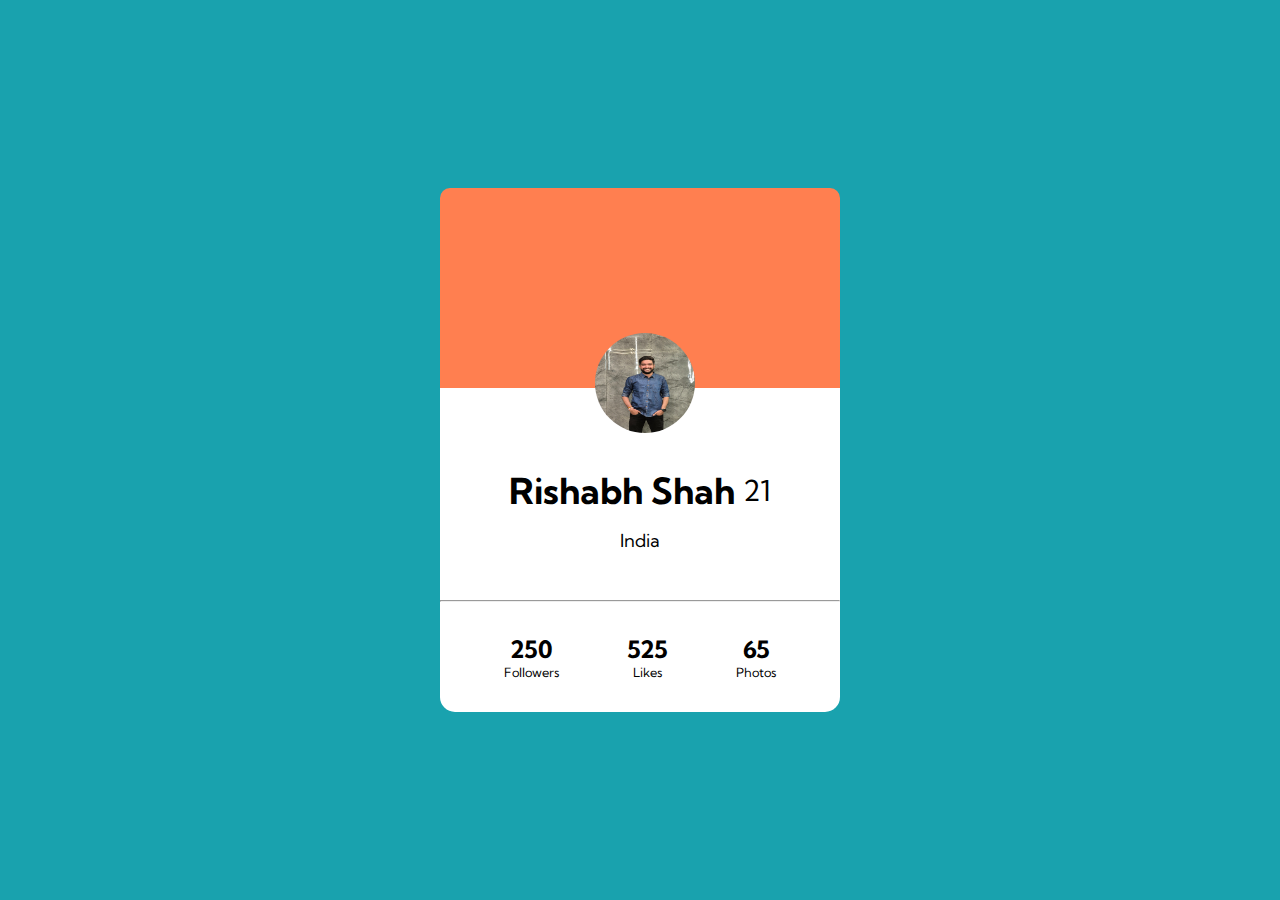
<file: Banner Card/index.html>
<!DOCTYPE html>
<html lang="en">

<head>
    <meta charset="UTF-8">
    <meta name="viewport" content="width=device-width, initial-scale=1.0">
    <title>Banner Card</title>

    <link rel="preconnect" href="https://fonts.googleapis.com">
    <link rel="preconnect" href="https://fonts.gstatic.com" crossorigin>

    <link href="https://fonts.googleapis.com/css2?family=Kumbh+Sans:wght@400;700&display=swap" rel="stylesheet">

    <link rel="stylesheet" href="style.css">
</head>

<body>
    <main>
        <article>
            <div class="background-box"></div>

            <div class="box_sec">
                <div class="pic">
                    <img src="Rishabh Photo.jpg" alt="img" height="250px" width="250px">
                </div>
            </div>

            <div class="title-container">
                <div class="title-div">
                    <h1>Rishabh Shah</h1>
                    <p class="age">21</p>
                </div>
                <div class="location-div">
                    <p>India</p>
                </div>
            </div>
            <hr>
            <div class="status-container">
                <div class="status-div">
                    <h2>250</h2>
                    <p class="sub-stat">Followers</p>
                </div>
                <div class="status-div">
                    <h2>525</h2>
                    <p class="sub-stat">Likes</p>
                </div>
                <div class="status-div">
                    <h2>65</h2>
                    <p class="sub-stat">Photos</p>
                </div>
            </div>

        </article>
    </main>


</body>

</html>
</file>
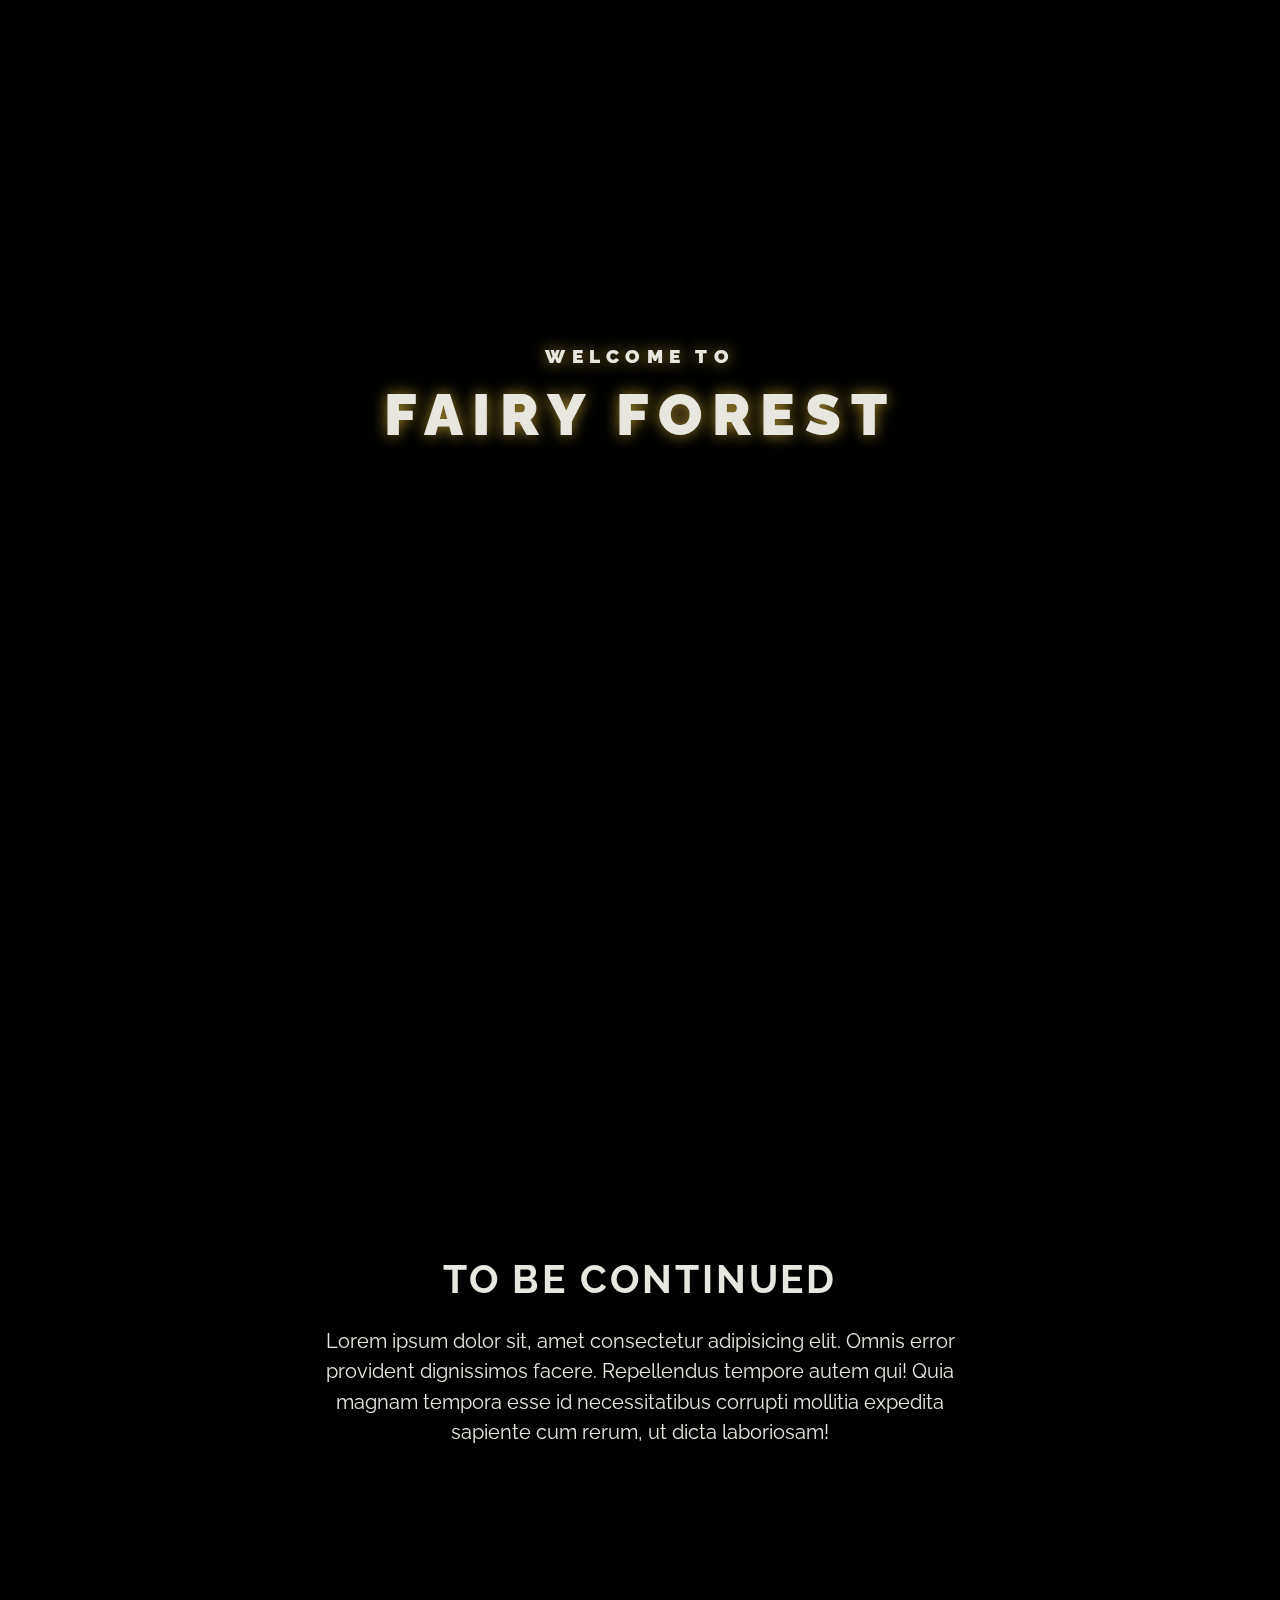
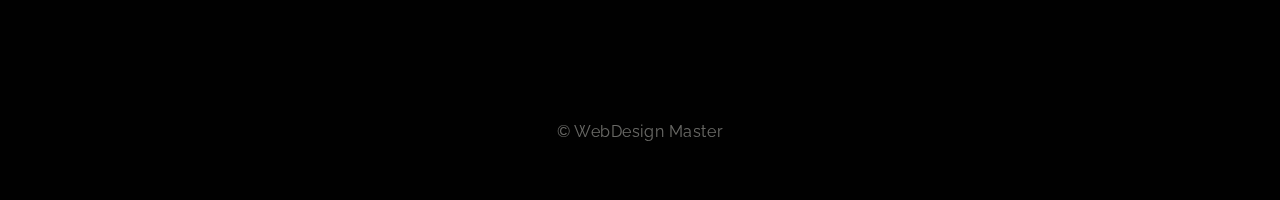
<file: Magical Forest/index.html>
<!DOCTYPE html>
<html lang="en">

<head>
    <meta charset="UTF-8">
    <meta name="viewport" content="width=device-width, initial-scale=1.0">
    <title>Magical Forest</title>

    <link rel="stylesheet" href="style.css">
</head>

<body>
    <div class="wrapper">
        <div class="content">
            <header class="header">
                <div class="layers">
                    <div class="layer-title">
                        <div class="subtitle">Welcome to</div>
                        <div class="title">Fairy Forest</div>
                    </div>
                    <div class="layer layer-base"></div>
                    <div class="layer layer-middle"></div>
                    <div class="layer layer-front"></div>
                </div>
            </header>
            <article class="article">
                <div class="article-content">
                    <h2 class="article-title">To be continued</h2>
                    <p class="article-text">
                        Lorem ipsum dolor sit, amet consectetur adipisicing elit. Omnis
                        error provident dignissimos facere. Repellendus tempore autem qui!
                        Quia magnam tempora esse id necessitatibus corrupti mollitia
                        expedita sapiente cum rerum, ut dicta laboriosam!
                    </p>
                </div>
                <div class="copy">© WebDesign Master</div>
            </article>
        </div>
    </div>
    <script>
        gsap.registerPlugin(ScrollTrigger, ScrollSmoother)
        ScrollSmoother.create({
            wrapper: '.wrapper',
            content: '.content'
        });

        const handleScroll = () => {
            const scrollTop = document.documentElement.scrollTop;
            document.documentElement.style.setProperty('--scrollTop', `${scrollTop}px`);
        }

        document.addEventListener('scroll', () => {
            requestAnimationFrame(handleScroll);
        });

    </script>
</body>

</html>
</file>
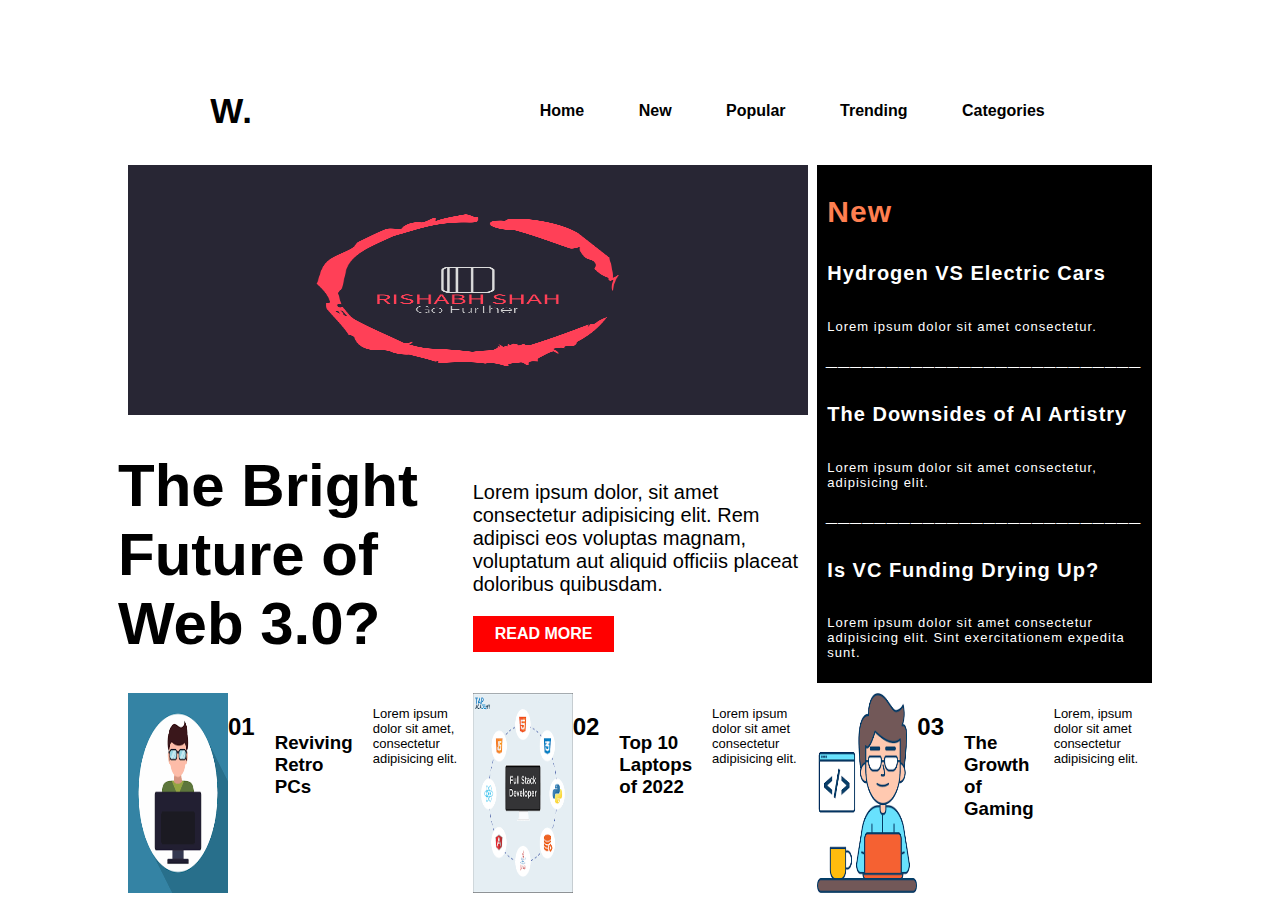
<file: News Homepage/index.html>
<!DOCTYPE html>
<html lang="en">

<head>
    <meta charset="UTF-8">
    <meta name="viewport" content="width=device-width, initial-scale=1.0">
    <title>News Homepage</title>

    <link rel="stylesheet" href="style.css">
</head>

<body>
    <nav>
        <h1 class="logo">W.</h1>
        <ul>
            <li><a>Home</a></li>
            <li><a>New</a></li>
            <li><a>Popular</a></li>
            <li><a>Trending</a></li>
            <li><a>Categories</a></li>
        </ul>
    </nav>

    <div class="wrapper">
        <div class="box">
            <img src="rishabh-shah-logo.png" alt="image" height="250px" width="680px">
        </div>
        <div class="box">
            <h1>New</h1>
            <h5>Hydrogen VS Electric Cars</h5>
            <p>Lorem ipsum dolor sit amet consectetur.</p>
            <i>__________________________</i>

            <h5>The Downsides of AI Artistry</h5>
            <p>Lorem ipsum dolor sit amet consectetur, adipisicing elit.</p>
            <i>__________________________</i>

            <h5>Is VC Funding Drying Up?</h5>
            <p>Lorem ipsum dolor sit amet consectetur adipisicing elit. Sint exercitationem expedita sunt.</p>
        </div>
        <div class="box">
            <p><b> The Bright Future of Web 3.0?</b></p>
        </div>
        <div class="box">
            <p>Lorem ipsum dolor, sit amet consectetur adipisicing elit. Rem adipisci eos voluptas magnam, voluptatum
                aut aliquid officiis placeat doloribus quibusdam.</p>
            <div class="btn">READ MORE</div>
        </div>
        <div class="box">
            <img src="images.png" alt="image" height="200px" width="100px">
            <h2>01</h2>
            <h3>Reviving Retro PCs</h3>
            <p>Lorem ipsum dolor sit amet, consectetur adipisicing elit.</p>
        </div>
        <div class="box">
            <img src="images (1).png" alt="image" height="200px" width="100px">
            <h2>02</h2>
            <h3>Top 10 Laptops of 2022</h3>
            <p>Lorem ipsum dolor sit amet consectetur adipisicing elit.</p>
        </div>
        <div class="box">
            <img src="images (2).png" alt="image" height="200px" width="100px">
            <h2>03</h2>
            <h3>The Growth of Gaming</h3>
            <p>Lorem, ipsum dolor sit amet consectetur adipisicing elit.</p>
        </div>
    </div>
</body>

</html>
</file>
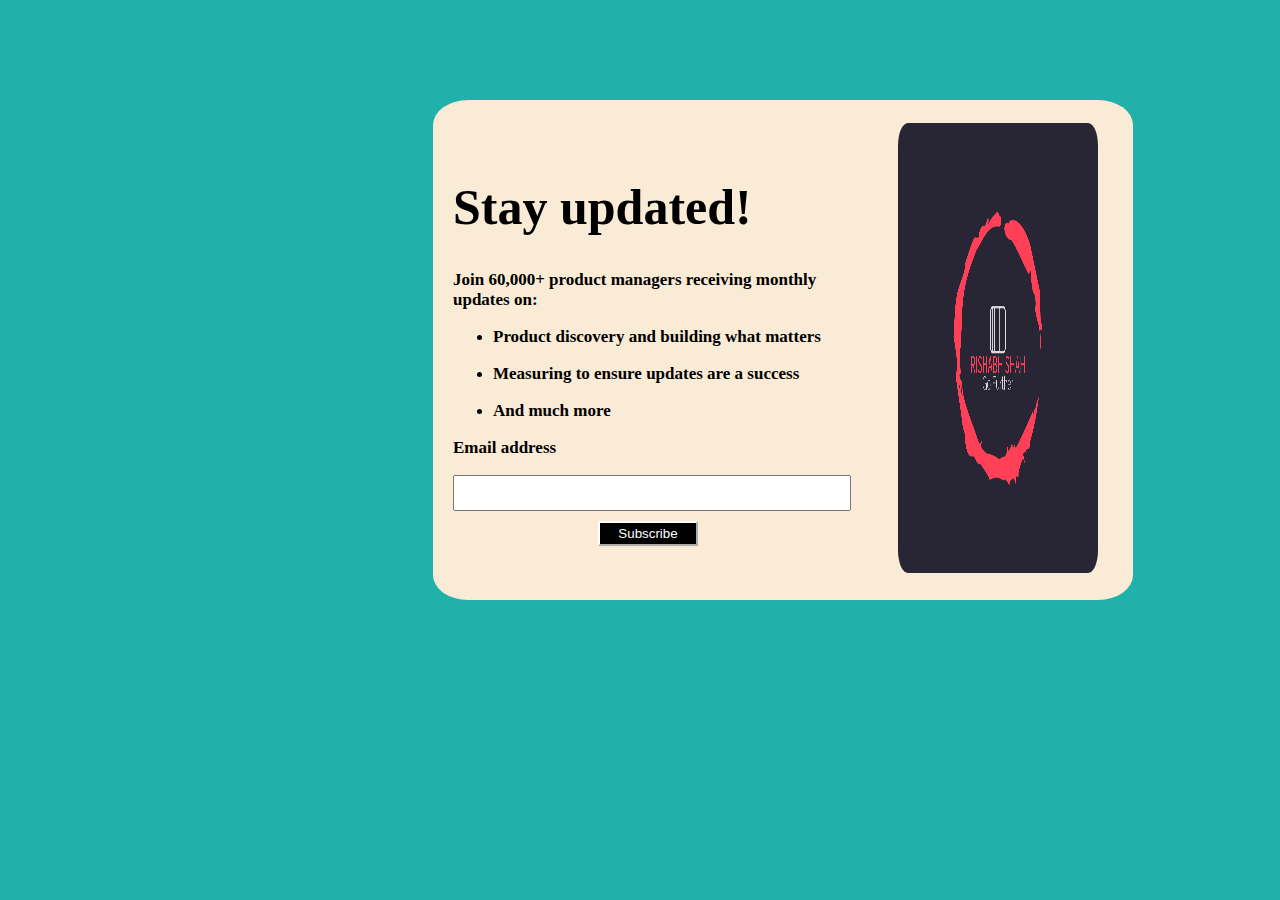
<file: Newsletter sign-up form/index.html>
<!DOCTYPE html>
<html lang="en">

<head>
    <meta charset="UTF-8">
    <meta name="viewport" content="width=device-width, initial-scale=1.0">
    <title>Newsletter sign-up form</title>

    <link rel="stylesheet" href="style.css">
</head>

<body>
    <main>
        <div class="mainbox">
            <div class="flex">
                <h1> Stay updated!</h1>
                <p>Join 60,000+ product managers receiving monthly updates on: </p>
                <ul>
                    <li>
                        <p>Product discovery and building what matters</p>
                    </li>
                    <li>
                        <p>Measuring to ensure updates are a success</p>
                    </li>
                    <li>
                        <p>And much more</p>
                    </li>
                </ul>

                <p>Email address</p>
                <input class="email" type="email" name="Email address" ><br>

                <button type="button">Subscribe</button>
            </div>

            <div class="flex">
                <img src="rishabh-shah-logo.png" alt="image" />
            </div>

        </div>
    </main>
</body>

</html>
</file>
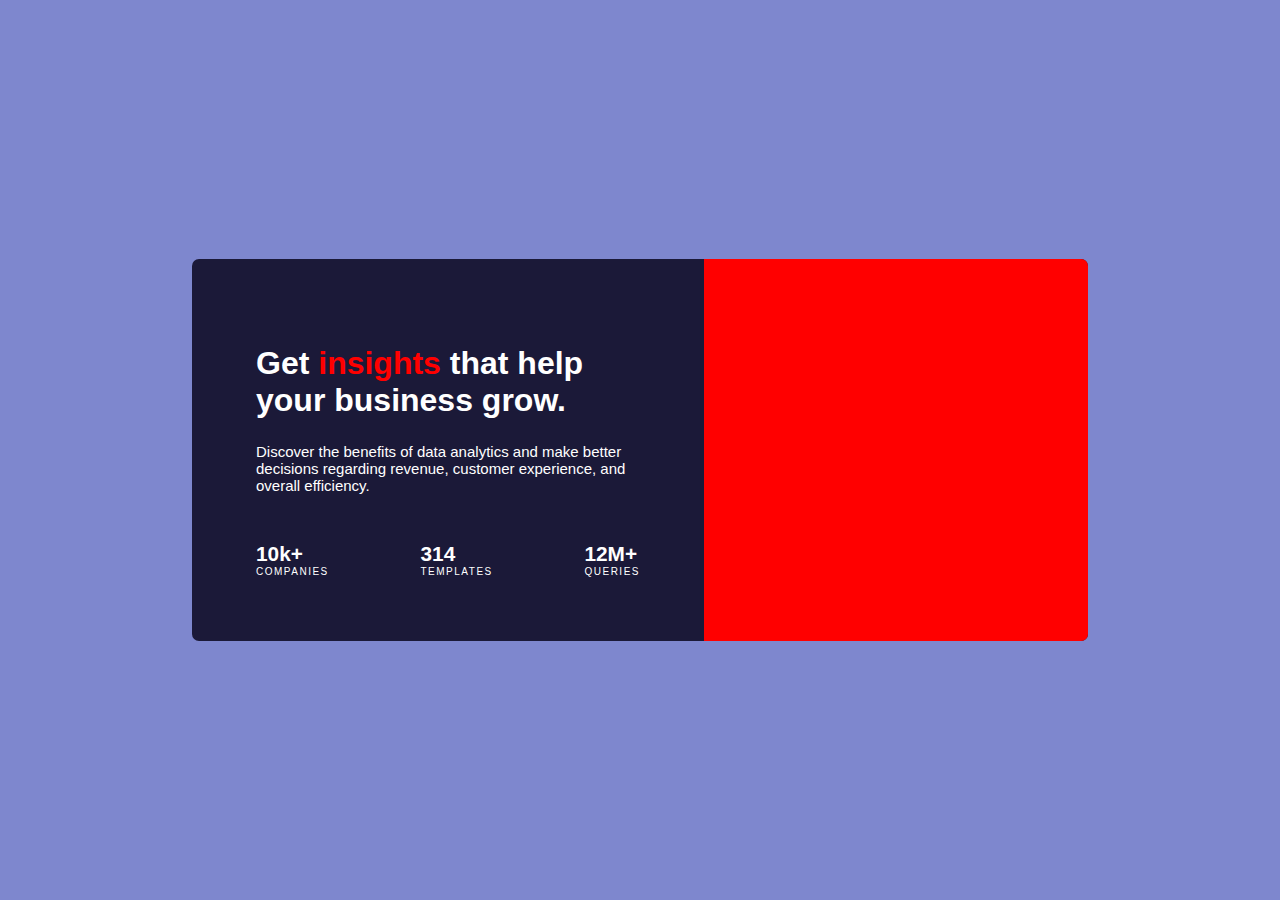
<file: Stats preview card/index.html>
<!DOCTYPE html>
<html lang="en">

<head>
  <meta charset="UTF-8" />
  <meta name="viewport" content="width=device-width, initial-scale=1.0">
  <title>Stats preview card</title>

  <link rel="stylesheet" href="style.css">
</head>

<body>
  <div class="wrapper">
    <div class="flex">
      <div class="abox">
        <h1>Get <span style="color: red; font-size: 2rem;">insights</span> that help your business grow.</h1>
        <p>
          Discover the benefits of data analytics and make better decisions
          regarding revenue, customer experience, and overall efficiency.
        </p>
        <div class="bbox">
          <div class="abc">
            <div class="number">10k+</div>
            <div class="name">companies</div>
          </div>
          <div class="pqr">
            <div class="number">314</div>
            <div class="name">templates</div>
          </div>
          <div class="xyz">
            <div class="number">12M+</div>
            <div class="name">queries</div>
          </div>
        </div>
      </div>
      <div class="box"></div>
    </div>
  </div>
</body>

</html>
</file>
<file: Banner Card/style.css>
* {
    margin: 0;
    padding: 0;
    box-sizing: border-box;
}

:root {
    --DARK-CYAN: hsl(185, 75%, 39%);
    --VERY-DARK-DESATURATED-BLUE: hsl(229, 23%, 23%);
    --DARK-GRAYISH-BLUE: hsl(227, 10%, 46%);
    --WHITE-COLOR: rgb(255, 255, 255);
    --BORDER-RADIUS: 15px;
}

body {
    font-family: 'Kumbh Sans', sans-serif;
    display: grid;
    place-content: center;
    min-height: 100vh;
    font-size: 1.125rem;
    background-color: var(--DARK-CYAN);
}

article {
    width: 400px;
    background-color: var(--WHITE-COLOR);
    border-radius: var(--BORDER-RADIUS);
    position: relative;
    margin: 2rem;
}

.pic {
    position: absolute;
    margin-top: 145px;
    margin-left: 155px;
    justify-content: center;
}

.box_sec {
    margin: 0;
    background-color: coral;
    height: 200px;
    width: 100%;
    border-radius: 10px 10px 0 0;
}

img {
    height: 100px;
    width: 100px;
    border: none;
    border-radius: 50px;
}

.title-container {
    display: flex;
    flex-direction: column;
    justify-content: center;
    align-items: center;
    margin: 2rem 0 3rem;
}

.title-div {
    display: flex;
    justify-content: center;
    align-items: center;
    gap: .5rem;
    margin: 3rem 0 1rem;
}

.status-container {
    display: flex;
    justify-content: space-between;
    align-items: center;
    padding: 2rem 3rem;
    margin: 0 1rem;
    font-size: 1rem;
}

.status-div {
    text-align: center;
}

.sub-stat {
    font-size: .8rem;
}

.age {
    font-size: 1.8rem;
}

.attribution {
    font-size: 11px;
    text-align: center;
}
</file>
<file: Magical Forest/style.css>
@import url('https://fonts.googleapis.com/css2?family=Raleway:wght@100;300;400;700;900&display=swap');

:root {
    --scrollTop: 0;
    --index: calc(1vw + 1vh);
    --transition: transform 0.75s cubic-bezier(0.075, 0.5, 0, 1);
}

* {
    margin: 0;
    padding: 0;
    box-sizing: border-box;
}

body {
    background-color: #010101;
    font-family: 'Raleway', sans-serif;
    line-height: 1.55;
}

.header {
    position: relative;
}

.header::after {
    content: '';
    position: absolute;
    bottom: calc(var(--index) * -4.5);
    z-index: 100;
    width: 100%;
    height: calc(var(--index) * 10);
    background-image: url('https://i.ibb.co/DM2Knwf/ground.png');
    background-size: cover;
    background-repeat: no-repeat;
    background-position: center;
}

.layers {
    display: flex;
    position: relative;
    height: 100vh;
    align-items: center;
    justify-content: center;
    overflow: hidden;
    text-align: center;
}

.layer-base {
    background-image: url('https://i.ibb.co/gjgkdXX/layer-base.png');
    will-change: transform;
    position: absolute;
    height: 100%;
    width: 100%;
    z-index: 0;
    transform: translateY(calc(var(--scrollTop) / 1.6));
    background-size: cover;
    background-position: center;
    transition: var(--transition);
}

.layer-middle {
    background-image: url('https://i.ibb.co/bs5VtZj/layer-middle.png');
    will-change: transform;
    position: absolute;
    height: 100%;
    width: 100%;
    z-index: 2;
    transform: translateY(calc(var(--scrollTop) / 2.5));
    background-size: cover;
    background-position: center;
    transition: var(--transition);
}

.layer-front {
    background-image: url('https://i.ibb.co/1fKwBmW/layer-front.png');
    will-change: transform;
    position: absolute;
    height: 100%;
    width: 100%;
    z-index: 2;
    transform: translateY(calc(var(--scrollTop) / 5.7));
    background-size: cover;
    background-position: center;
    transition: var(--transition);
}

.layer-title {
    will-change: transform;
    position: relative;
    z-index: 1;
    color: #e7e7e0;
    transform: translateY(calc(var(--scrollTop) / 2));
    transition: var(--transition);
    text-shadow: 0 0 15px #9d822b;
    text-transform: uppercase;
    font-weight: 900;
}

.title {
    margin-bottom: 80px;
    font-size: calc(var(--index) * 2.65);
    letter-spacing: calc(var(--index) / 2.25);
}

.subtitle {
    margin-top: calc(var(--index) * -0.75);
    font-size: calc(var(--index) / 1.175);
    letter-spacing: calc(var(--index) / 3.5);
}

.article {
    position: relative;
    display: flex;
    justify-content: center;
    align-items: center;
    min-height: 100vh;
    background-color: transparent;
    background-image: url('https://i.ibb.co/ryQdX3b/dungeon.jpg');
    background-size: cover;
    background-position: center;
    color: #e7e7e0;
    text-align: center;
    top: -1px;
    z-index: 10;
}

.article-title {
    text-transform: uppercase;
    font-size: calc(var(--index) * 1.8);
    letter-spacing: calc(var(--index) / 7.5);
    transform: translateY(calc(var(--scrollTop) / -7.5));
    transition: var(--transition);
    will-change: transform;
}

.article-text {
    max-width: calc(var(--index) * 30);
    font-size: calc(var(--index) * 0.9);
    margin-top: calc(var(--index) / 1.25);
    transform: translateY(calc(var(--scrollTop) / -7.5));
    transition: var(--transition);
    will-change: transform;
}

.content {
    will-change: transform;
}

.copy {
    position: absolute;
    bottom: calc(var(--index) * 2.5);
    opacity: 0.45;
    font-size: calc(var(--index) * 0.75);
    letter-spacing: calc(var(--index) / 37.5);
}
</file>
<file: News Homepage/style.css>
body {
    font-family: sans-serif;
}

nav {
    display: flex;
    align-items: center;
    justify-content: space-between;
    padding-top: 60px;
    padding-left: 16%;
    padding-right: 16%;
}

.logo {
    color: black;
    font-size: 35px;
    letter-spacing: 1px;
    cursor: pointer;
}

nav ul li {
    list-style-type: none;
    display: inline-block;
    padding: 10px 25px;
}

nav ul li a {
    color: black;
    text-decoration: none;
    font-weight: bold;
    text-transform: capitalize;
}

.wrapper {
    display: grid;
    grid-template-columns: repeat(auto-fit, minmax(300px, 1fr));
    height: 80vh;
    max-width: 1024px;
    gap: 10px;
    margin: 10px auto;
}

.box {
    background-color: pink;
}

.box:first-child {
    grid-column: 1/3;
    background-color: white;
}

.box:nth-child(2) {
    grid-row: 1/3;
    grid-column: 3/4;
    background-color: black;
    padding: 10px;
    letter-spacing: 1px;
    color: white;
}

.box:nth-child(2)>h1 {
    font-size: 30px;
    color: coral;
}

h5 {
    font-size: 20px;
}

p {
    font-size: small;
}

i {
    font-size: 20px;
}

.box:nth-child(3) {
    background-color: white;
}

.box:nth-child(3)>p {
    font-size: 60px;
    margin: -10px;
}

.box:nth-child(4) {
    background-color: white;
}

.box:nth-child(4)>p {
    font-size: 20px;
}

.btn {
    background-color: red;
    color: white;
    width: fit-content;
    font-weight: bold;
    padding: 9px 22px;
}

.box:nth-child(5),
.box:nth-child(6),
.box:nth-child(7) {
    background-color: white;
    display: flex;
    justify-content: baseline;
}
.box:nth-child(5)>h3,.box:nth-child(6)>h3,.box:nth-child(7)>h3 {
    padding: 20px;
}
.box:nth-child(5)>p,.box:nth-child(6)>p,.box:nth-child(7)>p{
    padding-bottom: 50px;
}
</file>
<file: Newsletter sign-up form/style.css>
body {
    background-color: lightseagreen;
    height: 80vh;
    max-width: 1024px;
}

.mainbox {
    height: 500px;
    width: 700px;
    background-color: antiquewhite;
    border-radius: 5%;
    display: flex;
    justify-content: center;
    align-items: center;
    margin: 100px 425px;
}

.flex {
    flex-grow: 1;
    font-weight: 100;
    padding: 20px;
}

h1 {
    font-size: 50px;
}

p {
    font-size: 17px;
    font-weight: bold;
}

img {
    height: 450px;
    width: 200px;
    margin: 15px 15px;
    aspect-ratio: 16 / 9;
    border-radius: 5%;
}

.email {
    height: 30px;
    width: 100%;
}

button {
    background-color: black;
    color: white;
    border-radius: 2%;
    display: flex;
    justify-content: center;
    align-items: center;
    margin: 10px auto;
    height: 25px;
    width: 100px;
    border-color: white;
}

@media screen and (max-width:640px) {
    .mainbox {
        flex-direction: column;
    }

    .flex:nth-child(2) {
        order: -1;
        height: 200px;
    }

    .flex:nth-child(1) {
        flex-grow: 3;
    }
}
</file>
<file: Stats preview card/style.css>
body {
    margin: 0;
    padding: 0;
    box-sizing: border-box;
    font-size: 15px;
    font-family: "Inter", sans-serif;
}

.wrapper {
    width: 100vw;
    height: 100vh;
    background: hsl(233, 45%, 65%);
    color: white;
    display: flex;
    align-items: center;
    justify-content: center;
}

.flex {
    width: 70vw;
    background: hsl(244, 38%, 16%);
    border-radius: 7px;
    display: flex;
}

.abox {
    padding: 4rem;
    width: 50%;
}

h1 {
    font-size: 2rem;
}

p {
    color: white;
    margin: 1.5rem 0 3rem 0;
}

.flex .bbox {
    display: flex;
    justify-content: space-between;
}

.number {
    font-size: 1.3rem;
    font-weight: 700;
}

.name {
    text-transform: uppercase;
    font-size: 10px;
    letter-spacing: 1.5px;
}

.flex .box {
    border-radius: 0 7px 7px 0;
    width: 50%;
    background-color: red;
}

@media (max-width: 640px) {

    .flex {
        flex-direction: column-reverse;
        justify-content: space-between;
        width: 90vw;
        height: 90vh;
    }

    .abox {
        width: auto;
        height: 70%;
        text-align: center;
        padding: 1.5rem;
    }

    .flex .bbox {
        flex-direction: column;
    }

    .abc,
    .pqr,
    .xyz {
        margin-bottom: 17px;
    }

    .flex .box {
        border-radius: 7px 7px 0 0;
        width: 100%;
        height: 30%;
        background-color: red;
    }
}
</file>
